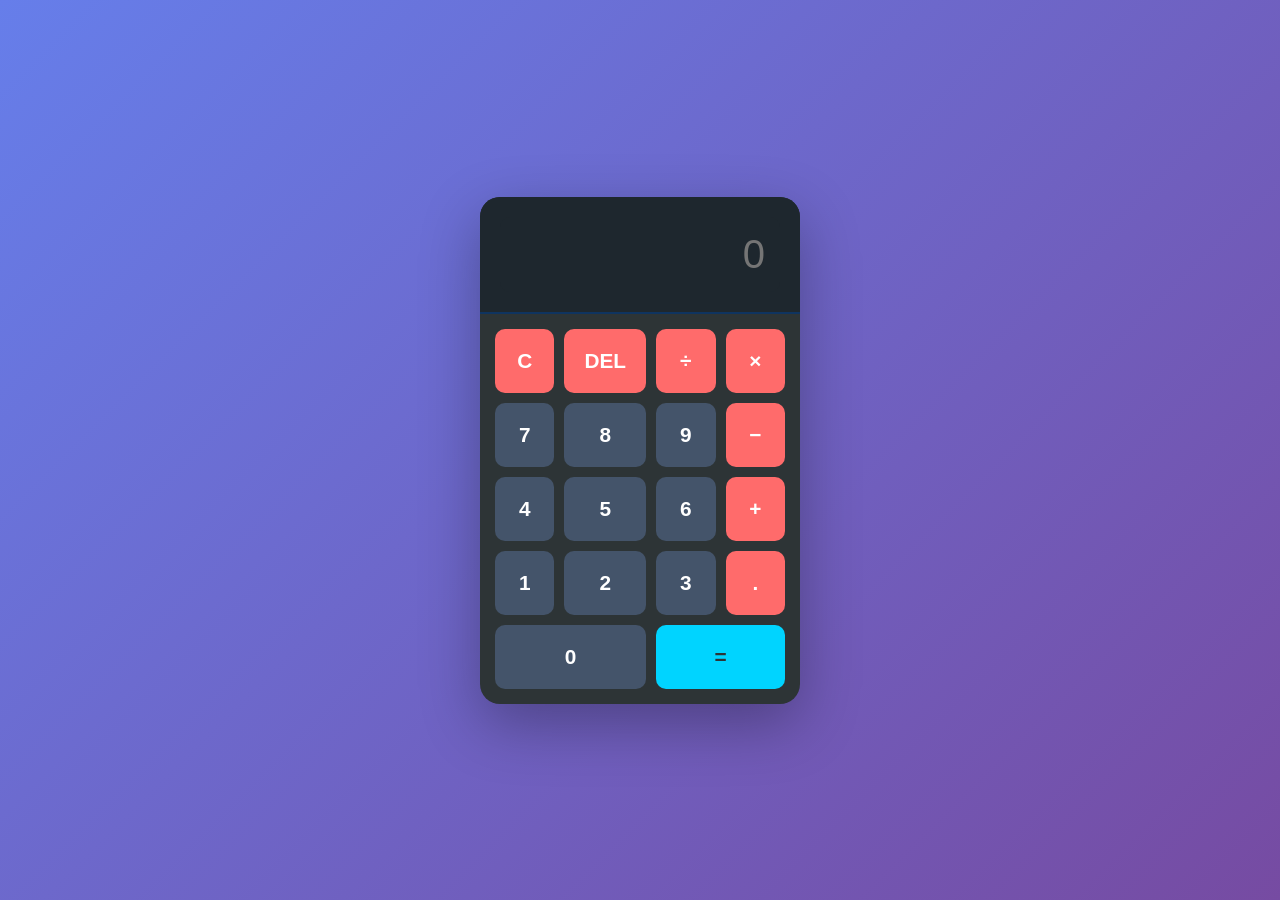
<file: calculator.html>
<!DOCTYPE html>
<html lang="en">
<head>
    <meta charset="UTF-8">
    <meta name="viewport" content="width=device-width, initial-scale=1.0">
    <title>Simple Calculator</title>
    <link rel="stylesheet" href="calculator.css">
</head>
<body>
    <div class="calculator">
        <div class="display">
            <input type="text" id="display" placeholder="0" readonly>
        </div>
        <div class="buttons">
            <button class="btn function" onclick="clearDisplay()">C</button>
            <button class="btn function" onclick="deleteLast()">DEL</button>
            <button class="btn function" onclick="appendOperator('/')">÷</button>
            <button class="btn function" onclick="appendOperator('*')">×</button>
            
            <button class="btn" onclick="appendNumber('7')">7</button>
            <button class="btn" onclick="appendNumber('8')">8</button>
            <button class="btn" onclick="appendNumber('9')">9</button>
            <button class="btn function" onclick="appendOperator('-')">−</button>
            
            <button class="btn" onclick="appendNumber('4')">4</button>
            <button class="btn" onclick="appendNumber('5')">5</button>
            <button class="btn" onclick="appendNumber('6')">6</button>
            <button class="btn function" onclick="appendOperator('+')">+</button>
            
            <button class="btn" onclick="appendNumber('1')">1</button>
            <button class="btn" onclick="appendNumber('2')">2</button>
            <button class="btn" onclick="appendNumber('3')">3</button>
            <button class="btn function" onclick="appendOperator('.')">.</button>
            
            <button class="btn zero" onclick="appendNumber('0')">0</button>
            <button class="btn equals" onclick="calculate()">=</button>
        </div>
    </div>
    <script src="calculator.js"></script>
</body>
</html>
</file>
<file: calculator.css>
* {
    margin: 0;
    padding: 0;
    box-sizing: border-box;
}

body {
    display: flex;
    justify-content: center;
    align-items: center;
    min-height: 100vh;
    background: linear-gradient(135deg, #667eea 0%, #764ba2 100%);
    font-family: 'Segoe UI', Tahoma, Geneva, Verdana, sans-serif;
}

.calculator {
    background: #2d3436;
    border-radius: 20px;
    box-shadow: 0 20px 60px rgba(0, 0, 0, 0.3);
    overflow: hidden;
    width: 320px;
}

.display {
    background: #1e272e;
    padding: 20px;
    border-bottom: 2px solid #0f3460;
}

#display {
    width: 100%;
    padding: 15px;
    font-size: 2.5em;
    text-align: right;
    background: #1e272e;
    color: #00d4ff;
    border: none;
    outline: none;
    font-weight: 500;
    border-radius: 10px;
}

.buttons {
    display: grid;
    grid-template-columns: repeat(4, 1fr);
    gap: 10px;
    padding: 15px;
}

.btn {
    padding: 20px;
    font-size: 1.3em;
    border: none;
    border-radius: 10px;
    cursor: pointer;
    background: #44546a;
    color: #fff;
    font-weight: 600;
    transition: all 0.3s ease;
}

.btn:hover {
    background: #526e82;
    transform: translateY(-2px);
    box-shadow: 0 5px 15px rgba(0, 0, 0, 0.2);
}

.btn:active {
    transform: translateY(0);
    box-shadow: 0 2px 5px rgba(0, 0, 0, 0.2);
}

.btn.function {
    background: #ff6b6b;
    color: #fff;
}

.btn.function:hover {
    background: #ff5252;
}

.btn.zero {
    grid-column: span 2;
}

.btn.equals {
    background: #00d4ff;
    color: #2d3436;
    grid-column: span 2;
}

.btn.equals:hover {
    background: #00b8d4;
}

@media (max-width: 400px) {
    .calculator {
        width: 90vw;
        max-width: 320px;
    }
    
    #display {
        font-size: 2em;
    }
    
    .btn {
        font-size: 1.1em;
        padding: 18px;
    }
}
</file>
